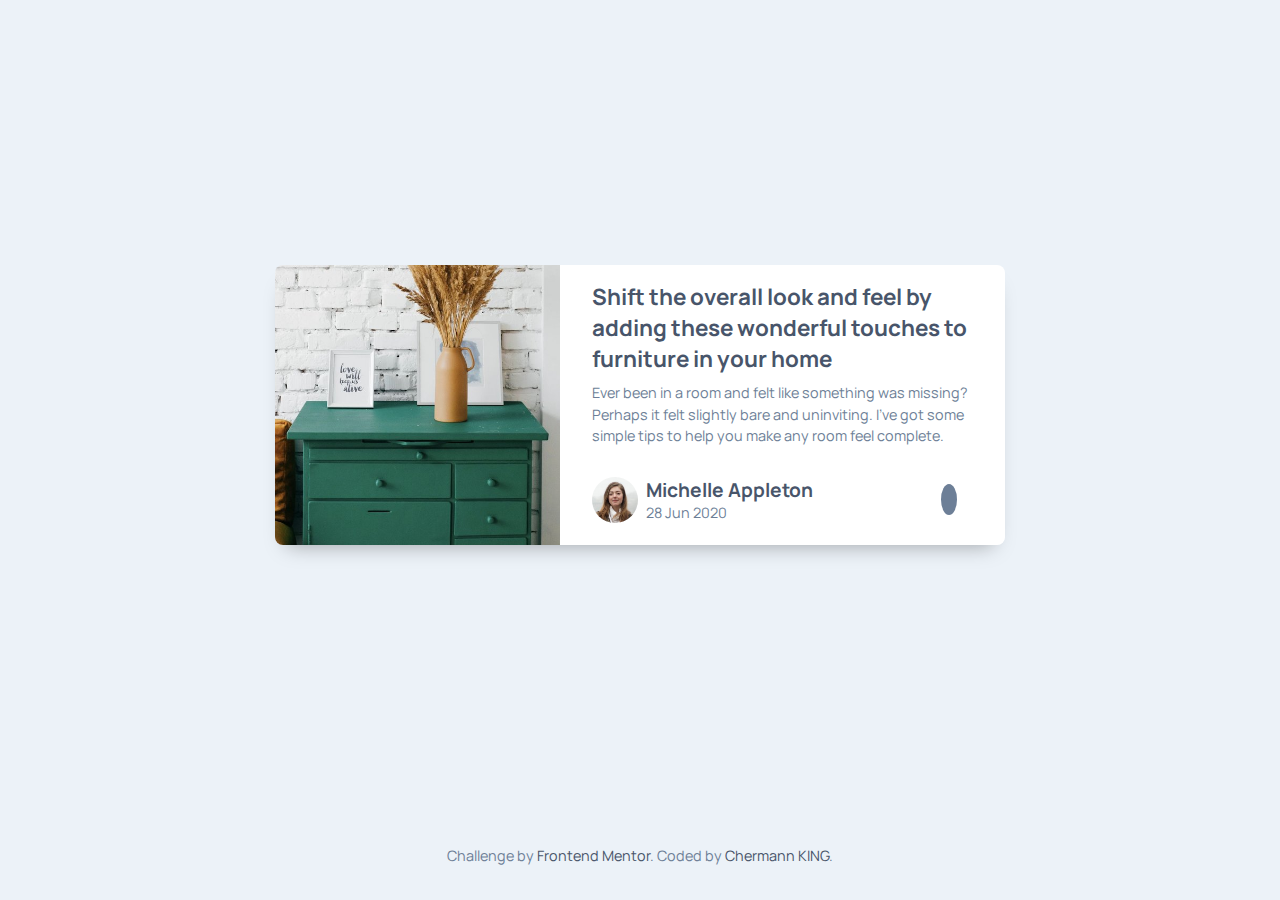
<file: index.html>
<!DOCTYPE html>
<html lang="en">

<head>
  <meta charset="UTF-8">
  <meta name="viewport" content="width=device-width, initial-scale=1.0">
  <!-- displays site properly based on user's device -->

  <link rel="icon" type="image/png" sizes="32x32" href="./images/favicon-32x32.png">

  <title>Frontend Mentor | Article preview component</title>

  <link rel="stylesheet" href="https://cdnjs.cloudflare.com/ajax/libs/font-awesome/6.2.1/css/all.min.css"
    integrity="sha512-MV7K8+y+gLIBoVD59lQIYicR65iaqukzvf/nwasF0nqhPay5w/9lJmVM2hMDcnK1OnMGCdVK+iQrJ7lzPJQd1w=="
    crossorigin="anonymous" referrerpolicy="no-referrer" />

  <link rel="stylesheet" href="style.css">

</head>

<body>

  <main>
    <div class="card">
      <div class="card-img"> </div>

      <div class="card-content">

        <div class="card-content-heading">
          <h1>Shift the overall look and feel by adding these wonderful touches to furniture in your home</h1>
        </div>

        <div class="card-content-description">
          <p>Ever been in a room and felt like something was missing? Perhaps it felt slightly bare and uninviting. I’ve
            got some
            simple tips to help you make any room feel complete.</p>
        </div>

        <div class="card-content-author">
          <div class="author-box">
            <img src="./images/avatar-michelle.jpg" alt="avatar-michelle">
            <div class="author-box-texts">
              <h2>Michelle Appleton</h2>
              <p>28 Jun 2020</p>
            </div>
          </div>

          <div class="btn-box">
            <button><i class="fa-solid fa-share"></i></button>
          </div>

          <div class="share-box inactive">
            <p>Share</p>

            <div class="share-box-icons">
              <a href="#"><i class="fa-brands fa-square-facebook"></i></a>
              <a href="#"><i class="fa-brands fa-twitter"></i></a>
              <a href="#"><i class="fa-brands fa-pinterest"></i></a>
            </div>
          </div>
        </div>
      </div>
    </div>
  </main>

  <footer>
    <p class="attribution">
      Challenge by <a href="https://www.frontendmentor.io?ref=challenge" target="_blank">Frontend Mentor</a>.
      Coded by <a href="https://github.com/Chermann-KING">Chermann KING</a>.
    </p>
  </footer>

  <script src="./script.js"></script>
</body>

</html>
</file>
<file: style.css>
@import url("https://fonts.googleapis.com/css2?family=Manrope:wght@500;700&display=swap");

:root {
  --fontFamily: "Manrope", sans-serif;
  --fontSize: 1rem;

  --veryDarkGrayishBlue: hsl(217, 19%, 35%);
  --desaturatedDarkBlue: hsl(214, 17%, 51%);
  --grayishBlue: hsl(212, 23%, 69%);
  --lightGrayishBlue: hsl(210, 46%, 95%);
  --white: hsl(0, 0%, 100%);

  --margin: 1rem;
  --padding: 1rem;
  --borderRadius: 0.5rem;
}
* {
  margin: 0;
  padding: 0;
  box-sizing: border-box;
  text-decoration: none;
}
h1,
h2 {
  font-weight: 700;
  color: var(--veryDarkGrayishBlue);
}
h1 {
  font-size: calc(var(--fontSize) * 1.4);
}
h2 {
  font-size: calc(var(--fontSize) * 1.2);
}
p {
  font-size: calc(var(--fontSize) * 0.9);
}
body {
  font-family: var(--fontFamily);
  color: var(--desaturatedDarkBlue);
  background-color: var(--lightGrayishBlue);
}
main,
footer {
  min-width: 364px;
  display: flex;
  align-items: center;
  justify-content: center;
}
main {
  height: 90vh;
}
.card {
  max-height: 280px;
  width: 730px;
  display: grid;
  grid-template: repeat(3, 1fr) / repeat(3, 1fr);
  margin: 0 calc(var(--margin) * 2);
  border-radius: var(--borderRadius);
  -webkit-box-shadow: 0 12px 20px -12px rgba(0, 0, 0, 0.35);
  box-shadow: 0 12px 20px -12px rgba(0, 0, 0, 0.35);
}
.card .card-img {
  grid-area: 1 / 1 / 4 / 2;

  min-width: 285px;
  border-radius: var(--borderRadius) 0 0 var(--borderRadius);
  background-image: url("./images/drawers.jpg");
  background-size: cover;
  background-position: top center;
}
.card .card-content {
  grid-area: 1 / 2 / 4 / 4;

  display: grid;
  grid-template: 1fr auto 1fr / repeat(2, 1fr);
  gap: calc(var(--margin) * 0.5) 0;
  padding-top: var(--padding);
  border-radius: 0 var(--borderRadius) var(--borderRadius) 0;
  background-color: var(--white);
}
.card-content .card-content-heading {
  grid-area: 1 / 1 / 2 / 3;
  padding: 0 calc(var(--padding) * 2);
}
.card-content .card-content-description {
  grid-area: 2 / 1 / 3 / 3;
  padding: 0 calc(var(--padding) * 2);
  line-height: 1.5;
}
.card-content .card-content-author {
  grid-area: 3 / 1 / 4 / 3;

  min-height: 64px;
  display: grid;
  grid-template: repeat(3, 1fr) / repeat(4, 1fr);
}
.card-content .card-content-author .author-box {
  grid-area: 1 / 1 / 4 / 5;

  display: flex;
  align-items: center;
  gap: calc(var(--margin) * 0.5);
  padding-left: calc(var(--padding) * 2);
}
.card-content .card-content-author .author-box img {
  width: 46px;
  height: 46px;
  border-radius: 50%;
}

.card-content .card-content-author .btn-box {
  grid-area: 2 / 4 / 3 / 5;

  display: flex;
  justify-content: center;
  z-index: 10;
}
.btn-box button {
  background-color: transparent;
  border: none;
  cursor: pointer;
}
.btn-box button i {
  font-size: calc(var(--fontSize) * 0.8);
  color: var(--lightGrayishBlue);
  padding: calc(var(--padding) * 0.5);
  background-color: var(--desaturatedDarkBlue);
  border-radius: 50%;
}
.card-content .card-content-author .share-box {
  grid-area: 1 / 1 / 4 / 5;

  z-index: 5;
  position: relative;
  bottom: 46px;
  right: -264px;
  width: 248px;
  height: 55px;
  border-radius: var(--borderRadius);
  display: flex;
  align-items: center;
  justify-content: center;
  gap: var(--margin);
  text-transform: uppercase;
  letter-spacing: 2px;
  background-color: var(--veryDarkGrayishBlue);
  transition: all 0.5s ease-in-out;
}
.share-box::before {
  content: "";
  position: absolute;
  top: 100%;
  left: 50%;
  transform: translateY(-50%) translateX(-50%) rotate(45deg);
  border: 8px solid var(--veryDarkGrayishBlue);
  transition: all 0.5s ease-in-out;
}
.share-box .share-box-icons {
  display: flex;
  align-items: center;
  gap: var(--margin);
}
.share-box .share-box-icons i {
  font-size: calc(var(--fontSize) * 1.1);
  color: var(--lightGrayishBlue);
}
.share-box.active {
  opacity: 1;
  visibility: visible;
}
.share-box.inactive {
  opacity: 0;
  visibility: hidden;
}
footer {
  height: 10vh;
  text-align: center;
}
footer a {
  color: var(--veryDarkGrayishBlue);
}

/* RESPONSIVE */
@media screen and (max-width: 783px) {
  h1 {
    font-size: calc(var(--fontSize) * 1.1);
  }
  h2 {
    font-size: calc(var(--fontSize) * 1);
  }
  p {
    font-size: calc(var(--fontSize) * 0.9);
  }
  .card {
    min-height: 512px;
    width: 327px;
    display: grid;
    grid-template: repeat(2, 100px) repeat(3, 104px) / repeat(2, 163px);
  }
  .card .card-img {
    grid-area: 1 / 1 / 3 / 3;
    border-radius: var(--borderRadius) var(--borderRadius) 0 0;
  }
  .card .card-content {
    grid-area: 3 / 1 / 6 / 3;

    display: grid;
    grid-template: repeat(3, 1fr) / repeat(3, 1fr);
    grid-row-gap: calc(var(--padding) * 0.5);
    padding-top: calc(var(--padding) * 1.8);
    border-radius: 0 0 var(--borderRadius) var(--borderRadius);
  }
  .card-content .card-content-heading {
    grid-area: 1 / 1 / 2 / 4;
    padding: 0 calc(var(--padding) * 1.3);
  }
  .card-content .card-content-description {
    grid-area: 2 / 1 / 5 / 4;
    padding: 0 calc(var(--padding) * 1.3);
  }
  .card-content .card-content-author {
    grid-area: 5 / 1 / 7 / 4;
    height: 70px;
  }
  .card-content .card-content-author .author-box {
    padding-left: calc(var(--padding) * 1.3);
  }
  .card-content .card-content-author .author-box img {
    width: 40px;
    height: 40px;
  }
  .card-content .card-content-author .share-box {
    justify-content: flex-start;
    position: relative;
    bottom: 0;
    right: 0;
    width: 100%;
    height: 100%;
    border-radius: 0 0 var(--borderRadius) var(--borderRadius);
    padding-left: calc(var(--padding) * 1.3);
    gap: calc(var(--margin) * 2);
  }
  .share-box::before {
    display: none;
  }
  footer {
    padding: 0 calc(var(--padding) * 4);
  }
}
</file>
